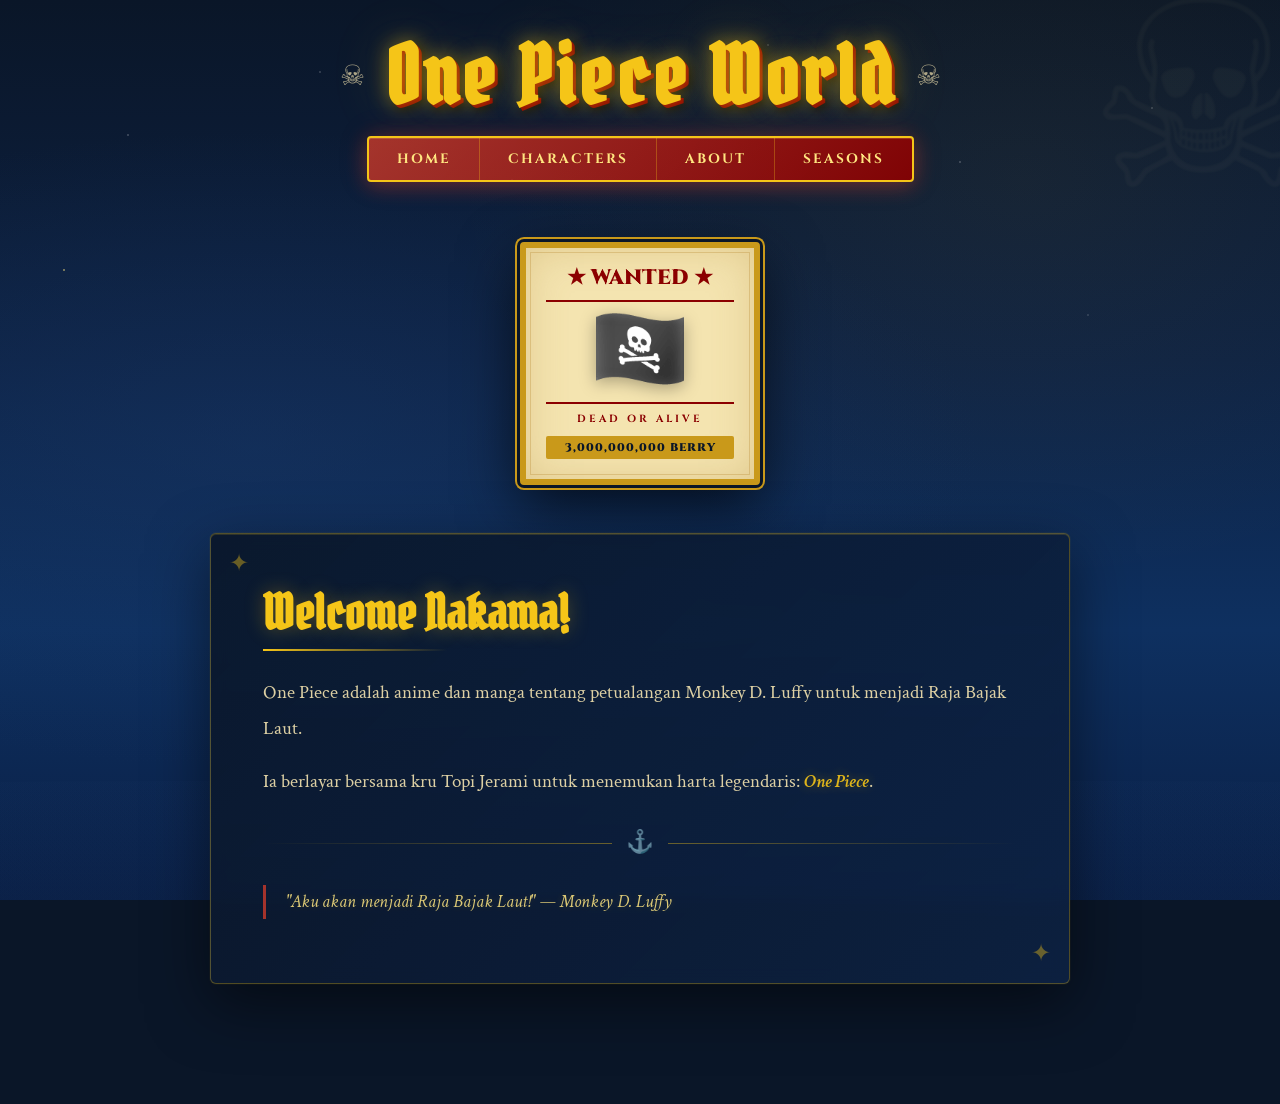
<file: index.html>
<!DOCTYPE html>
<html lang="id">
  <head>
    <meta charset="UTF-8" />
    <link rel="preconnect" href="https://fonts.googleapis.com" />
    <link rel="preconnect" href="https://fonts.gstatic.com" crossorigin />
    <link href="https://fonts.googleapis.com/css2?family=Pirata+One&family=Cinzel:wght@400;700;900&family=Crimson+Text:ital,wght@0,400;0,600;1,400&display=swap" rel="stylesheet" />
    <link rel="stylesheet" href="./assets/styles/index.css" />
    <title>One Piece - Home</title>
  </head>
  <body>
    <div class="ocean-bg">
      <div class="wave wave1"></div>
      <div class="wave wave2"></div>
    </div>

    <div class="jolly-roger-deco">☠</div>

    <header>
      <div class="header-top">
        <div class="skull-icon">☠</div>
        <h1>One Piece World</h1>
        <div class="skull-icon">☠</div>
      </div>
      <nav>
        <table cellspacing="0" cellpadding="10">
          <tr>
            <td><a href="index.html">Home</a></td>
            <td><a href="characters.html">Characters</a></td>
            <td><a href="about.html">About</a></td>
            <td><a href="seasons.html">Seasons</a></td>
          </tr>
        </table>
      </nav>
    </header>

    <main>
      <div class="wanted-poster">
        <div class="wanted-top">★ WANTED ★</div>
        <div class="luffy-silhouette">🏴‍☠️</div>
        <div class="wanted-bottom">DEAD OR ALIVE</div>
        <div class="bounty">3,000,000,000 BERRY</div>
      </div>
      <div class="content-card">
        <h2>Welcome Nakama!</h2>
        <p>
          One Piece adalah anime dan manga tentang petualangan Monkey D. Luffy
          untuk menjadi Raja Bajak Laut.
        </p>
        <p>
          Ia berlayar bersama kru Topi Jerami untuk menemukan harta legendaris:
          <span class="highlight">One Piece</span>.
        </p>
        <div class="divider">
          <span>⚓</span>
        </div>
        <p class="quote">"Aku akan menjadi Raja Bajak Laut!" — Monkey D. Luffy</p>
      </div>
    </main>
  </body>
</html>
</file>
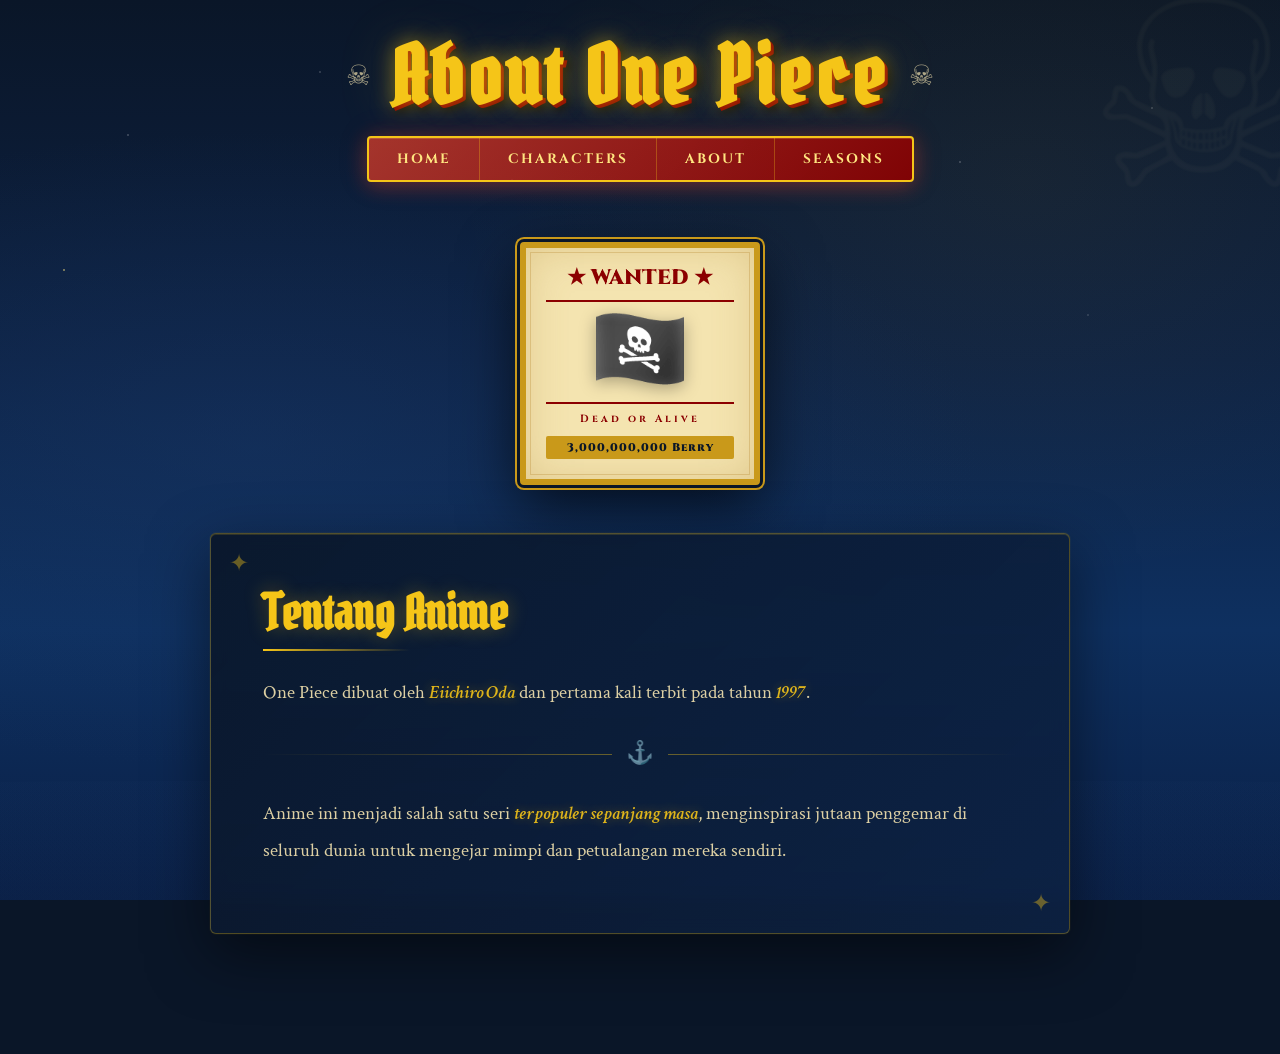
<file: about.html>
<!DOCTYPE html>
<html lang="id">
  <head>
    <meta charset="UTF-8" />
    <meta name="viewport" content="width=device-width, initial-scale=1.0" />
    <title>About - One Piece</title>
    <link rel="preconnect" href="https://fonts.googleapis.com" />
    <link rel="preconnect" href="https://fonts.gstatic.com" crossorigin />
    <link href="https://fonts.googleapis.com/css2?family=Pirata+One&family=Cinzel:wght@700;900&family=Crimson+Text:ital,wght@0,400;0,600;1,400;1,600&display=swap" rel="stylesheet" />
    <link rel="stylesheet" href="./assets/styles/about.css" />
    <title>About - One Piece</title>
  </head>
  <body>
    <div class="ocean-bg">
      <div class="wave wave1"></div>
      <div class="wave wave2"></div>
    </div>

    <div class="jolly-roger-deco">☠</div>

    <header>
      <div class="header-top">
        <span class="skull-icon">☠</span>
        <h1>About One Piece</h1>
        <span class="skull-icon">☠</span>
      </div>
      <nav>
        <table cellspacing="0" cellpadding="10">
          <tr>
            <td><a href="index.html">Home</a></td>
            <td><a href="characters.html">Characters</a></td>
            <td><a href="about.html">About</a></td>
            <td><a href="seasons.html">Seasons</a></td>
          </tr>
        </table>
      </nav>
    </header>

    <main>
      <div class="wanted-poster">
        <div class="wanted-top">★ WANTED ★</div>
        <div class="luffy-silhouette">🏴‍☠️</div>
        <div class="wanted-bottom">Dead or Alive</div>
        <div class="bounty">3,000,000,000 Berry</div>
      </div>
      <div class="content-card">
        <h2>Tentang Anime</h2>
        <p>
          One Piece dibuat oleh <span class="highlight">Eiichiro Oda</span> dan pertama kali terbit pada tahun
          <span class="highlight">1997</span>.
        </p>
        <div class="divider"><span>⚓</span></div>
        <p>
          Anime ini menjadi salah satu seri
          <span class="highlight">terpopuler sepanjang masa</span>,
          menginspirasi jutaan penggemar di seluruh dunia untuk mengejar mimpi
          dan petualangan mereka sendiri.
        </p>
      </div>
    </main>

  </body>
</html>
</file>
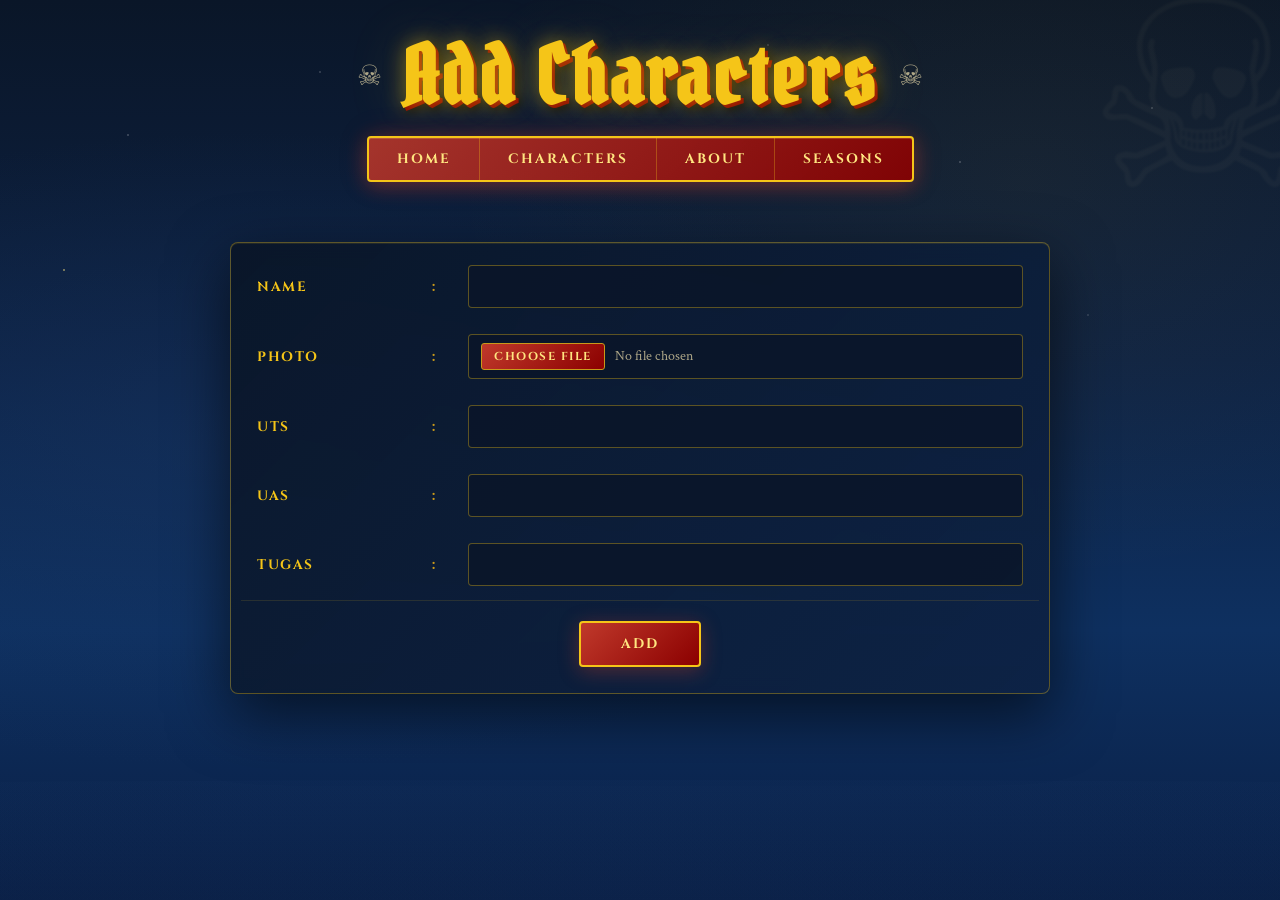
<file: add-data.html>
<!DOCTYPE html>
<html lang="en">
  <head>
    <meta charset="UTF-8" />
    <meta name="viewport" content="width=device-width, initial-scale=1.0" />
    <link rel="preconnect" href="https://fonts.googleapis.com" />
    <link rel="preconnect" href="https://fonts.gstatic.com" crossorigin />
    <link href="https://fonts.googleapis.com/css2?family=Pirata+One&family=Cinzel:wght@700;900&family=Crimson+Text:ital,wght@0,400;0,600;1,400;1,600&display=swap" rel="stylesheet" />
    <link rel="stylesheet" href="./assets/styles/add-data.css" />
    <title>Add Data - One Piece</title>
  </head>
  <body>
    <div class="ocean-bg">
      <div class="wave wave1"></div>
      <div class="wave wave2"></div>
    </div>

    <div class="jolly-roger-deco">☠</div>

    <header>
      <div class="header-top">
        <span class="skull-icon">☠</span>
        <h1>Add Characters</h1>
        <span class="skull-icon">☠</span>
      </div>
      <nav>
        <table cellspacing="0" cellpadding="0">
          <tr>
            <td><a href="index.html">Home</a></td>
            <td><a href="characters.html">Characters</a></td>
            <td><a href="about.html">About</a></td>
            <td><a href="seasons.html">Seasons</a></td>
          </tr>
        </table>
      </nav>
    </header>

    <main>
      <form action="characters.html" method="post">
        <table cellpadding="5" align="center">
          <tr>
            <td><label for="name">Name</label></td>
            <td>:</td>
            <td><input type="text" name="name" id="name" /></td>
          </tr>
          <tr>
            <td><label for="photo">Photo</label></td>
            <td>:</td>
            <td><input type="file" name="photo" id="photo" /></td>
          </tr>
          <tr>
            <td><label for="uts">UTS</label></td>
            <td>:</td>
            <td><input type="number" name="uts" id="uts" /></td>
          </tr>
          <tr>
            <td><label for="uas">UAS</label></td>
            <td>:</td>
            <td><input type="number" name="uas" id="uas" /></td>
          </tr>
          <tr>
            <td><label for="tugas">Tugas</label></td>
            <td>:</td>
            <td><input type="number" name="tugas" id="tugas" /></td>
          </tr>
          <tr>
            <td colspan="3">
              <button type="submit" name="submit">Add</button>
            </td>
          </tr>
        </table>
      </form>
    </main>
  </body>
</html>
</file>
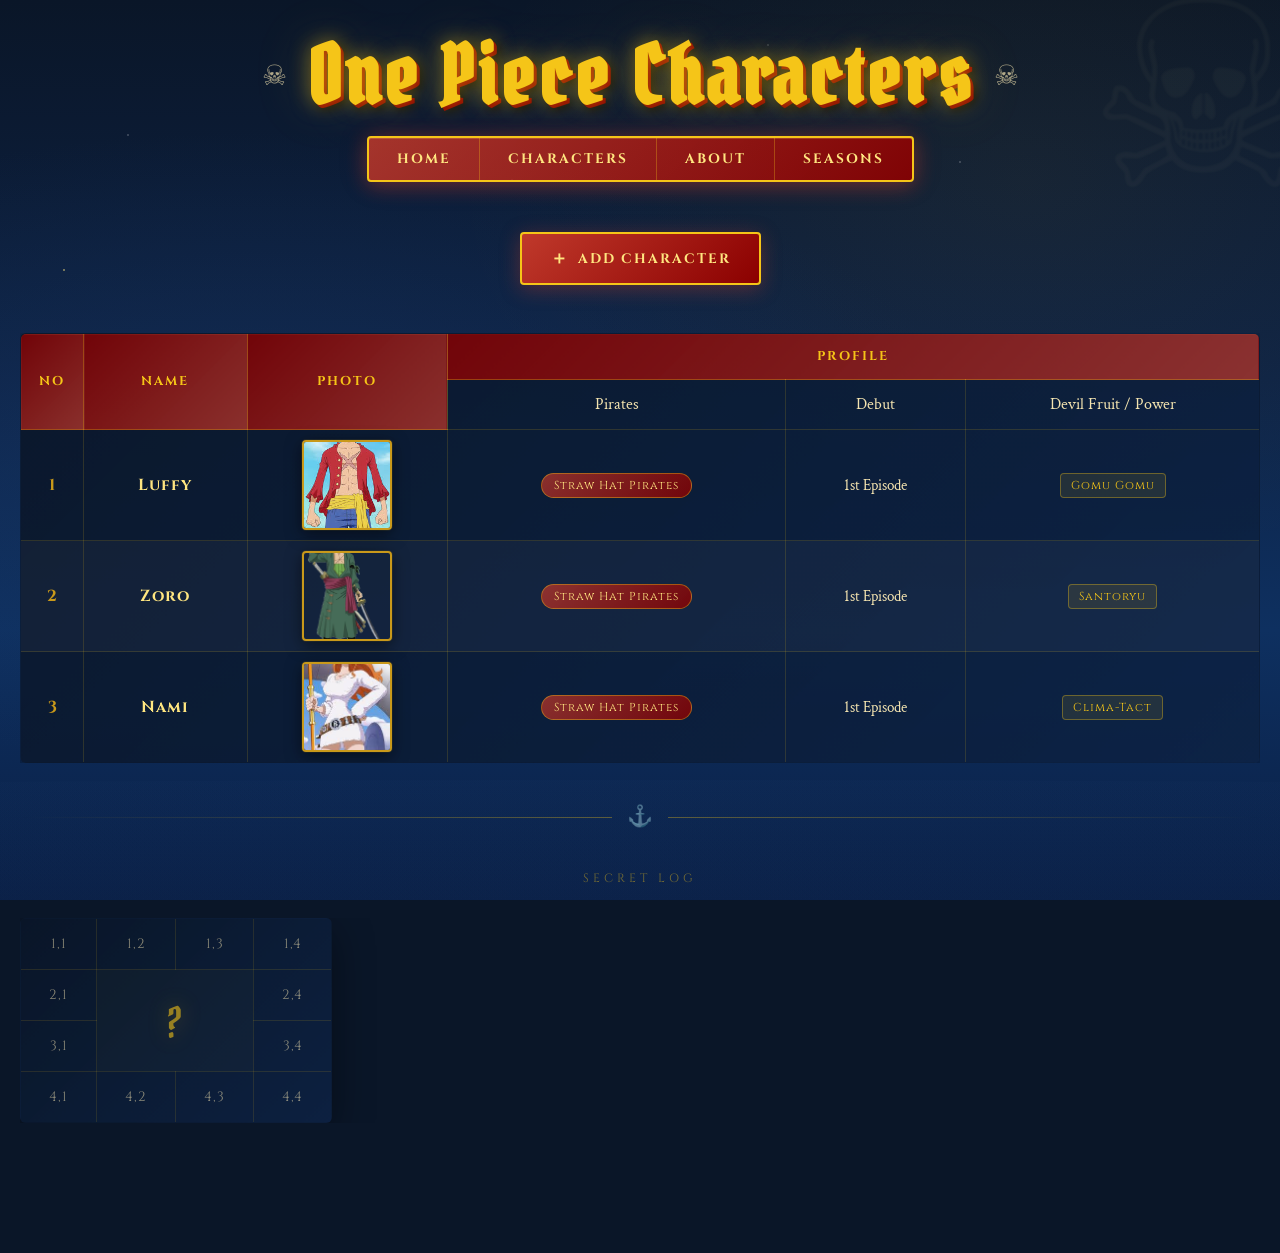
<file: characters.html>
<!DOCTYPE html>
<html lang="id">
  <head>
    <meta charset="UTF-8" />
    <link rel="preconnect" href="https://fonts.googleapis.com" />
    <link rel="preconnect" href="https://fonts.gstatic.com" crossorigin />
    <link href="https://fonts.googleapis.com/css2?family=Pirata+One&family=Cinzel:wght@400;700;900&family=Crimson+Text:ital,wght@0,400;0,600;1,400&display=swap" rel="stylesheet" />
    <link rel="stylesheet" href="./assets/styles/characters.css" />
    <title>Characters - One Piece</title>
  </head>
  <body>
    <div class="ocean-bg">
      <div class="wave wave1"></div>
      <div class="wave wave2"></div>
    </div>

    <div class="jolly-roger-deco">☠</div>

    <header>
      <div class="header-top">
        <div class="skull-icon">☠</div>
        <h1>One Piece Characters</h1>
        <div class="skull-icon">☠</div>
      </div>
      <nav>
        <table cellspacing="0" cellpadding="10" align="center">
          <tr>
            <td><a href="index.html">Home</a></td>
            <td><a href="characters.html">Characters</a></td>
            <td><a href="about.html">About</a></td>
            <td><a href="seasons.html">Seasons</a></td>
          </tr>
        </table>
      </nav> 
    </header>

    <main>
      <div class="add-btn-wrap">
        <a href="add-data.html" class="btn-add">
          <span class="btn-icon">＋</span> Add Character
        </a>
      </div>
  
      <div class="table-wrap">
        <table class="char-table">
          <thead>
            <tr>
              <th rowspan="2" class="th-no">No</th>
              <th rowspan="2" class="th-name">Name</th>
              <th rowspan="2" class="th-photo">Photo</th>
              <th colspan="3" class="th-profile-group">Profile</th>
            </tr>
            <tr>
              <td class="th-sub">Pirates</td>
              <td class="th-sub">Debut</td>
              <td class="th-sub">Devil Fruit / Power</td>
            </tr>
          </thead>
          <tbody>
            <tr>
              <td>1</td>
              <td class="td-name">Luffy</td>
              <td class="td-photo">
                <div class="photo-frame">
                  <img src="assets/images/luffy.jpeg" alt="luffy"/>
                </div>
              </td>
              <td><span class="crew-badge">Straw Hat Pirates</span></td>
              <td>1st Episode</td>
              <td><span class="power-tag">Gomu Gomu</span></td>
            </tr>
            <tr>
              <td>2</td>
              <td class="td-name">Zoro</td>
              <td class="td-photo">
                <div class="photo-frame">
                  <img src="assets/images/zoro.webp" alt="zoro"/>
                </div>
              </td>
              <td><span class="crew-badge">Straw Hat Pirates</span></td>
              <td>1st Episode</td>
              <td><span class="power-tag">Santoryu</span></td>
            </tr>
            <tr>
              <td>3</td>
              <td class="td-name">Nami</td>
              <td class="td-photo">
                <div class="photo-frame">
                  <img src="assets/images/nami.jpeg" alt="nami"/>
                </div>
              </td>
              <td><span class="crew-badge">Straw Hat Pirates</span></td>
              <td>1st Episode</td>
              <td><span class="power-tag">Clima-Tact</span></td>
            </tr>
          </tbody>
        </table>
      </div>
  
      <div class="divider"><span>⚓</span></div>
  
      <div class="section-label">Secret Log</div>
  
      <div class="table-wrap">
        <table class="mystery-table">
          <tbody>
            <tr>
              <td>1,1</td>
              <td>1,2</td>
              <td>1,3</td>
              <td>1,4</td>
            </tr>
            <tr>
              <td>2,1</td>
              <td colspan="2" rowspan="2" class="td-mystery">?</td>
              <td>2,4</td>
            </tr>
            <tr>
              <td>3,1</td>
              <td>3,4</td>
            </tr>
            <tr>
              <td>4,1</td>
              <td>4,2</td>
              <td>4,3</td>
              <td>4,4</td>
            </tr>
          </tbody>
        </table>
      </div>
    </main>
  </body>
</html>
</file>
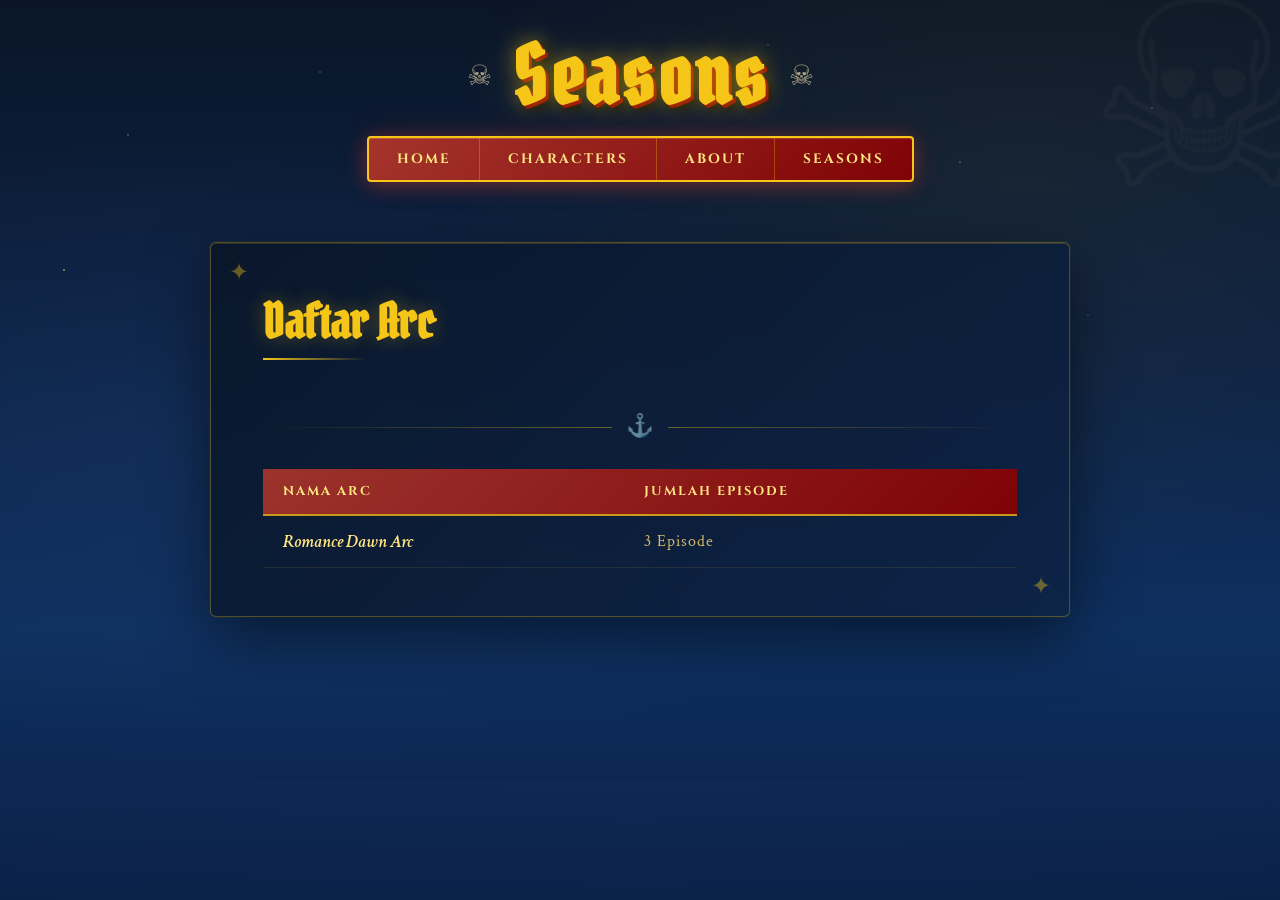
<file: seasons.html>
<!DOCTYPE html>
<html lang="id">
  <head>
    <meta charset="UTF-8" />
    <link rel="preconnect" href="https://fonts.googleapis.com" />
    <link rel="preconnect" href="https://fonts.gstatic.com" crossorigin />
    <link href="https://fonts.googleapis.com/css2?family=Pirata+One&family=Cinzel:wght@400;700;900&family=Crimson+Text:ital,wght@0,400;0,600;1,400&display=swap" rel="stylesheet" />
    <link rel="stylesheet" href="./assets/styles/seasons.css" />
    <title>Seasons - One Piece</title>
  </head>
  <body>
    <div class="ocean-bg">
      <div class="wave wave1"></div>
      <div class="wave wave2"></div>
    </div>
    
    <div class="jolly-roger-deco">☠</div>

    <header>
      <div class="header-top">
        <span class="skull-icon">☠</span>
        <h1>Seasons</h1>
        <span class="skull-icon">☠</span>
      </div>
      <nav>
        <table cellspacing="0" cellpadding="0">
          <tr>
            <td><a href="index.html">Home</a></td>
            <td><a href="characters.html">Characters</a></td>
            <td><a href="about.html">About</a></td>
            <td><a href="seasons.html">Seasons</a></td>
          </tr>
        </table>
      </nav>
    </header>

    <main>
      <div class="content-card">
        <h2>Daftar Arc</h2>
 
        <div class="divider"><span>⚓</span></div>
        <table class="seasons-table">
          <thead>
            <tr>
              <th>Nama Arc</th>
              <th>Jumlah Episode</th>
            </tr>
          </thead>
          <tbody>
            <tr>
              <td>Romance Dawn Arc</td>
              <td>3 Episode</td>
            </tr>
          </tbody>
        </table>
      </div>
    </main>
  </body>
</html>
</file>
<file: assets/styles/index.css>
:root {
  --navy:       #0a1628;
  --deep-blue:  #0d2244;
  --ocean:      #1a3a6b;
  --gold:       #f5c518;
  --gold-dark:  #c9991a;
  --gold-light: #ffe680;
  --red:        #c0392b;
  --red-dark:   #8b0000;
  --parchment:  #f4e4b0;
  --parchment-dark: #d4b86a;
  --cream:      #fdf5dc;
  --white:      #ffffff;
  --shadow:     rgba(0,0,0,0.6);
}

*, *::before, *::after {
  box-sizing: border-box;
  margin: 0;
  padding: 0;
}

html {
  scroll-behavior: smooth;
}

body {
  font-family: 'Crimson Text', Georgia, serif;
  background-color: var(--navy);
  color: var(--parchment);
  min-height: 100vh;
  overflow-x: hidden;
  position: relative;
}

.ocean-bg {
  position: fixed;
  inset: 0;
  z-index: 0;
  background: linear-gradient(
    180deg,
    #0a1628 0%,
    #0d2244 40%,
    #0e3060 70%,
    #0a1f45 100%
  );
  overflow: hidden;
}

.ocean-bg::before {
  content: '';
  position: absolute;
  inset: 0;
  background-image:
    radial-gradient(ellipse at 20% 50%, rgba(26,58,107,0.4) 0%, transparent 50%),
    radial-gradient(ellipse at 80% 20%, rgba(245,197,24,0.05) 0%, transparent 40%);
}

.ocean-bg::after {
  content: '';
  position: absolute;
  inset: 0;
  background-image:
    radial-gradient(1px 1px at 10% 15%, rgba(255,255,255,0.6) 0%, transparent 100%),
    radial-gradient(1px 1px at 25% 8%,  rgba(255,255,255,0.5) 0%, transparent 100%),
    radial-gradient(1px 1px at 40% 20%, rgba(255,255,255,0.7) 0%, transparent 100%),
    radial-gradient(1px 1px at 60% 5%,  rgba(255,255,255,0.4) 0%, transparent 100%),
    radial-gradient(1px 1px at 75% 18%, rgba(255,255,255,0.6) 0%, transparent 100%),
    radial-gradient(1px 1px at 90% 12%, rgba(255,255,255,0.5) 0%, transparent 100%),
    radial-gradient(1.5px 1.5px at 5% 30%, rgba(255,230,128,0.8) 0%, transparent 100%),
    radial-gradient(1px 1px at 85% 35%, rgba(255,255,255,0.4) 0%, transparent 100%);
}

.wave {
  position: absolute;
  bottom: 0;
  left: -100%;
  width: 300%;
  height: 120px;
  border-radius: 50% 50% 0 0 / 30px 30px 0 0;
  opacity: 0.08;
  animation: waveFlow 12s linear infinite;
}

.wave1 {
  background: linear-gradient(90deg, transparent, var(--ocean), transparent);
  animation-duration: 14s;
}

.wave2 {
  background: linear-gradient(90deg, transparent, rgba(26,58,107,0.8), transparent);
  animation-delay: -7s;
  animation-duration: 10s;
  opacity: 0.05;
}

@keyframes waveFlow {
  0%   { transform: translateX(0) scaleY(1); }
  50%  { transform: translateX(16%) scaleY(1.1); }
  100% { transform: translateX(33%) scaleY(1); }
}

.jolly-roger-deco {
  position: fixed;
  top: -60px;
  right: -40px;
  font-size: 260px;
  opacity: 0.03;
  z-index: 0;
  pointer-events: none;
  animation: float 8s ease-in-out infinite;
  filter: blur(1px);
}

@keyframes float {
  0%, 100% { transform: translateY(0) rotate(-5deg); }
  50%       { transform: translateY(20px) rotate(5deg); }
}

header {
  position: relative;
  z-index: 10;
  padding: 32px 20px 0;
  text-align: center;
}

.header-top {
  display: flex;
  align-items: center;
  justify-content: center;
  gap: 20px;
  margin-bottom: 16px;
}

.skull-icon {
  font-size: 28px;
  opacity: 0.7;
  animation: skullPulse 3s ease-in-out infinite;
}

.skull-icon:last-child {
  animation-delay: -1.5s;
}

@keyframes skullPulse {
  0%, 100% { opacity: 0.5; transform: scale(1); }
  50%       { opacity: 0.9; transform: scale(1.1); }
}

header h1 {
  font-family: 'Pirata One', cursive;
  font-size: clamp(2.4rem, 7vw, 5rem);
  color: var(--gold);
  text-shadow:
    0 0 20px rgba(245,197,24,0.5),
    0 0 60px rgba(245,197,24,0.2),
    3px 3px 0 var(--red-dark),
    5px 5px 8px rgba(0,0,0,0.8);
  letter-spacing: 4px;
  line-height: 1.1;
  animation: titleGlow 4s ease-in-out infinite;
}

@keyframes titleGlow {
  0%, 100% { text-shadow: 0 0 20px rgba(245,197,24,0.5), 0 0 60px rgba(245,197,24,0.2), 3px 3px 0 var(--red-dark), 5px 5px 8px rgba(0,0,0,0.8); }
  50%       { text-shadow: 0 0 30px rgba(245,197,24,0.8), 0 0 80px rgba(245,197,24,0.4), 3px 3px 0 var(--red-dark), 5px 5px 8px rgba(0,0,0,0.8); }
}

nav {
  margin-top: 16px;
  display: flex;
  justify-content: center;
}

nav table {
  background: linear-gradient(135deg, rgba(192,57,43,0.85), rgba(139,0,0,0.9));
  border: 2px solid var(--gold);
  border-radius: 4px;
  box-shadow:
    0 4px 20px rgba(192,57,43,0.4),
    inset 0 1px 0 rgba(255,230,128,0.2),
    0 0 30px rgba(192,57,43,0.2);
  overflow: hidden;
}

nav table td {
  padding: 0;
  border-right: 1px solid rgba(245,197,24,0.3);
}

nav table td:last-child {
  border-right: none;
}

nav table td a {
  display: block;
  padding: 12px 28px;
  font-family: 'Cinzel', serif;
  font-size: 0.85rem;
  font-weight: 700;
  letter-spacing: 2px;
  color: var(--gold-light);
  text-decoration: none;
  text-transform: uppercase;
  transition: background 0.25s, color 0.25s, letter-spacing 0.25s;
  position: relative;
}

nav table td a::after {
  content: '';
  position: absolute;
  bottom: 0;
  left: 50%;
  transform: translateX(-50%) scaleX(0);
  width: 80%;
  height: 2px;
  background: var(--gold);
  transition: transform 0.3s;
}

nav table td a:hover {
  background: rgba(245,197,24,0.15);
  color: var(--gold);
  letter-spacing: 3px;
}

nav table td a:hover::after {
  transform: translateX(-50%) scaleX(1);
}

main {
  position: relative;
  z-index: 10;
  max-width: 900px;
  margin: 60px auto;
  padding: 0 20px 60px;
  display: flex;
  flex-direction: column;
  align-items: center;
  gap: 48px;
}

.wanted-poster {
  width: 240px;
  background: var(--parchment);
  border: 6px solid var(--gold-dark);
  border-radius: 4px;
  padding: 16px 20px 20px;
  text-align: center;
  box-shadow:
    0 0 0 3px var(--navy),
    0 0 0 5px var(--gold-dark),
    0 20px 60px rgba(0,0,0,0.7),
    inset 0 0 40px rgba(180,140,60,0.3);
  transform: rotate(-2deg);
  position: relative;
  animation: posterFloat 6s ease-in-out infinite;
}

.wanted-poster::before {
  content: '';
  position: absolute;
  inset: 4px;
  border: 1px solid rgba(180,130,40,0.3);
  pointer-events: none;
}

@keyframes posterFloat {
  0%, 100% { transform: rotate(-2deg) translateY(0); }
  50%       { transform: rotate(-1deg) translateY(-8px); }
}

.wanted-top {
  font-family: 'Cinzel', serif;
  font-size: 1.3rem;
  font-weight: 900;
  color: var(--red-dark);
  text-transform: uppercase;
  margin-bottom: 10px;
  border-bottom: 2px solid var(--red-dark);
  padding-bottom: 8px;
}

.luffy-silhouette {
  font-size: 80px;
  line-height: 1;
  margin: 10px 0;
  filter: drop-shadow(0 4px 8px rgba(0,0,0,0.3));
}

.wanted-bottom {
  font-family: 'Cinzel', serif;
  font-size: 0.65rem;
  font-weight: 700;
  color: var(--red-dark);
  letter-spacing: 3px;
  margin-top: 8px;
  border-top: 2px solid var(--red-dark);
  padding-top: 8px;
}

.bounty {
  font-family: 'Cinzel', serif;
  font-size: 0.7rem;
  font-weight: 900;
  color: var(--navy);
  letter-spacing: 1px;
  margin-top: 10px;
  background: var(--gold-dark);
  padding: 4px 8px;
  border-radius: 2px;
}

.content-card {
  background: linear-gradient(
    135deg,
    rgba(10,22,40,0.9),
    rgba(13,34,68,0.85)
  );
  border: 1px solid rgba(245,197,24,0.3);
  border-radius: 6px;
  padding: 48px 52px;
  width: 100%;
  position: relative;
  box-shadow:
    0 20px 60px rgba(0,0,0,0.5),
    inset 0 1px 0 rgba(245,197,24,0.15),
    0 0 0 1px rgba(245,197,24,0.05);
  backdrop-filter: blur(8px);
}

.content-card::before,
.content-card::after {
  content: '✦';
  position: absolute;
  font-size: 24px;
  color: var(--gold);
  opacity: 0.4;
}

.content-card::before { top: 14px; left: 18px; }
.content-card::after  { bottom: 14px; right: 18px; }

.content-card h2 {
  font-family: 'Pirata One', cursive;
  font-size: clamp(2rem, 5vw, 3rem);
  color: var(--gold);
  text-shadow: 0 0 20px rgba(245,197,24,0.3);
  margin-bottom: 24px;
  position: relative;
  display: inline-block;
}

.content-card h2::after {
  content: '';
  display: block;
  width: 60%;
  height: 2px;
  background: linear-gradient(90deg, var(--gold), transparent);
  margin-top: 6px;
}

.content-card p {
  font-size: 1.2rem;
  line-height: 1.9;
  color: var(--parchment);
  margin-bottom: 16px;
  opacity: 0.9;
}

.highlight {
  color: var(--gold);
  font-style: italic;
  font-weight: 600;
  text-shadow: 0 0 12px rgba(245,197,24,0.4);
}

.divider {
  text-align: center;
  margin: 28px 0;
  position: relative;
}

.divider::before,
.divider::after {
  content: '';
  position: absolute;
  top: 50%;
  width: calc(50% - 28px);
  height: 1px;
  background: linear-gradient(90deg, transparent, rgba(245,197,24,0.4));
}

.divider::before { left: 0; }
.divider::after  { right: 0; background: linear-gradient(270deg, transparent, rgba(245,197,24,0.4)); }

.divider span {
  font-size: 1.4rem;
  position: relative;
  z-index: 1;
  color: var(--gold);
  opacity: 0.7;
}

.quote {
  font-style: italic !important;
  font-size: 1.1rem !important;
  color: var(--gold-light) !important;
  opacity: 0.85 !important;
  border-left: 3px solid var(--red);
  padding-left: 20px;
  margin-top: 8px !important;
  text-shadow: 0 0 8px rgba(245,197,24,0.2);
}

@keyframes fadeInUp {
  from { opacity: 0; transform: translateY(30px); }
  to   { opacity: 1; transform: translateY(0); }
}

header  { animation: fadeInUp 0.8s ease both; }
.wanted-poster { animation: posterFloat 6s ease-in-out infinite, fadeInUp 0.9s 0.2s ease both; }
.content-card  { animation: fadeInUp 1s 0.4s ease both; }
footer  { animation: fadeInUp 0.8s 0.6s ease both; }

@media (max-width: 600px) {
  nav table td a {
    padding: 10px 14px;
    font-size: 0.75rem;
    letter-spacing: 1px;
  }

  .content-card {
    padding: 32px 24px;
  }

  .wanted-poster {
    width: 200px;
  }

  .luffy-silhouette {
    font-size: 60px;
  }
}
</file>
<file: assets/styles/about.css>
:root {
  --navy:       #0a1628;
  --deep-blue:  #0d2244;
  --ocean:      #1a3a6b;
  --gold:       #f5c518;
  --gold-dark:  #c9991a;
  --gold-light: #ffe680;
  --red:        #c0392b;
  --red-dark:   #8b0000;
  --parchment:  #f4e4b0;
  --parchment-dark: #d4b86a;
  --cream:      #fdf5dc;
  --white:      #ffffff;
  --shadow:     rgba(0,0,0,0.6);
}

*, *::before, *::after {
  box-sizing: border-box;
  margin: 0;
  padding: 0;
}

html { scroll-behavior: smooth; }

body {
  font-family: 'Crimson Text', Georgia, serif;
  background-color: var(--navy);
  color: var(--parchment);
  min-height: 100vh;
  overflow-x: hidden;
  position: relative;
}

.ocean-bg {
  position: fixed;
  inset: 0;
  z-index: 0;
  background: linear-gradient(180deg, #0a1628 0%, #0d2244 40%, #0e3060 70%, #0a1f45 100%);
  overflow: hidden;
}

.ocean-bg::before {
  content: '';
  position: absolute;
  inset: 0;
  background-image:
    radial-gradient(ellipse at 20% 50%, rgba(26,58,107,0.4) 0%, transparent 50%),
    radial-gradient(ellipse at 80% 20%, rgba(245,197,24,0.05) 0%, transparent 40%);
}

.ocean-bg::after {
  content: '';
  position: absolute;
  inset: 0;
  background-image:
    radial-gradient(1px 1px at 10% 15%, rgba(255,255,255,0.6) 0%, transparent 100%),
    radial-gradient(1px 1px at 25% 8%,  rgba(255,255,255,0.5) 0%, transparent 100%),
    radial-gradient(1px 1px at 40% 20%, rgba(255,255,255,0.7) 0%, transparent 100%),
    radial-gradient(1px 1px at 60% 5%,  rgba(255,255,255,0.4) 0%, transparent 100%),
    radial-gradient(1px 1px at 75% 18%, rgba(255,255,255,0.6) 0%, transparent 100%),
    radial-gradient(1px 1px at 90% 12%, rgba(255,255,255,0.5) 0%, transparent 100%),
    radial-gradient(1.5px 1.5px at 5% 30%, rgba(255,230,128,0.8) 0%, transparent 100%),
    radial-gradient(1px 1px at 85% 35%, rgba(255,255,255,0.4) 0%, transparent 100%);
}

.wave {
  position: absolute;
  bottom: 0;
  left: -100%;
  width: 300%;
  height: 120px;
  border-radius: 50% 50% 0 0 / 30px 30px 0 0;
  opacity: 0.08;
  animation: waveFlow 12s linear infinite;
}

.wave1 {
  background: linear-gradient(90deg, transparent, var(--ocean), transparent);
  animation-duration: 14s;
}

.wave2 {
  background: linear-gradient(90deg, transparent, rgba(26,58,107,0.8), transparent);
  animation-delay: -7s;
  animation-duration: 10s;
  opacity: 0.05;
}

@keyframes waveFlow {
  0%   { transform: translateX(0) scaleY(1); }
  50%  { transform: translateX(16%) scaleY(1.1); }
  100% { transform: translateX(33%) scaleY(1); }
}

.jolly-roger-deco {
  position: fixed;
  top: -60px;
  right: -40px;
  font-size: 260px;
  opacity: 0.03;
  z-index: 0;
  pointer-events: none;
  animation: float 8s ease-in-out infinite;
  filter: blur(1px);
}

@keyframes float {
  0%, 100% { transform: translateY(0) rotate(-5deg); }
  50%       { transform: translateY(20px) rotate(5deg); }
}

header {
  position: relative;
  z-index: 10;
  padding: 32px 20px 0;
  text-align: center;
  animation: fadeInUp 0.8s ease both;
}

.header-top {
  display: flex;
  align-items: center;
  justify-content: center;
  gap: 20px;
  margin-bottom: 16px;
}

.skull-icon {
  font-size: 28px;
  opacity: 0.7;
  animation: skullPulse 3s ease-in-out infinite;
}

.skull-icon:last-child { animation-delay: -1.5s; }

@keyframes skullPulse {
  0%, 100% { opacity: 0.5; transform: scale(1); }
  50%       { opacity: 0.9; transform: scale(1.1); }
}

header h1 {
  font-family: 'Pirata One', cursive;
  font-size: clamp(2.4rem, 7vw, 5rem);
  color: var(--gold);
  text-shadow:
    0 0 20px rgba(245,197,24,0.5),
    0 0 60px rgba(245,197,24,0.2),
    3px 3px 0 var(--red-dark),
    5px 5px 8px rgba(0,0,0,0.8);
  letter-spacing: 4px;
  line-height: 1.1;
  animation: titleGlow 4s ease-in-out infinite;
}

@keyframes titleGlow {
  0%, 100% {
    text-shadow:
      0 0 20px rgba(245,197,24,0.5),
      0 0 60px rgba(245,197,24,0.2),
      3px 3px 0 var(--red-dark),
      5px 5px 8px rgba(0,0,0,0.8);
  }
  50% {
    text-shadow:
      0 0 30px rgba(245,197,24,0.8),
      0 0 80px rgba(245,197,24,0.4),
      3px 3px 0 var(--red-dark),
      5px 5px 8px rgba(0,0,0,0.8);
  }
}

nav {
  margin-top: 16px;
  display: flex;
  justify-content: center;
}

nav table {
  background: linear-gradient(135deg, rgba(192,57,43,0.85), rgba(139,0,0,0.9));
  border: 2px solid var(--gold);
  border-radius: 4px;
  box-shadow:
    0 4px 20px rgba(192,57,43,0.4),
    inset 0 1px 0 rgba(255,230,128,0.2),
    0 0 30px rgba(192,57,43,0.2);
  overflow: hidden;
}

nav table td {
  padding: 0;
  border-right: 1px solid rgba(245,197,24,0.3);
}

nav table td:last-child { border-right: none; }

nav table td a {
  display: block;
  padding: 12px 28px;
  font-family: 'Cinzel', serif;
  font-size: 0.85rem;
  font-weight: 700;
  letter-spacing: 2px;
  color: var(--gold-light);
  text-decoration: none;
  text-transform: uppercase;
  transition: background 0.25s, color 0.25s, letter-spacing 0.25s;
  position: relative;
}

nav table td a::after {
  content: '';
  position: absolute;
  bottom: 0;
  left: 50%;
  transform: translateX(-50%) scaleX(0);
  width: 80%;
  height: 2px;
  background: var(--gold);
  transition: transform 0.3s;
}

nav table td a:hover {
  background: rgba(245,197,24,0.15);
  color: var(--gold);
  letter-spacing: 3px;
}

nav table td a:hover::after {
  transform: translateX(-50%) scaleX(1);
}

main {
  position: relative;
  z-index: 10;
  max-width: 900px;
  margin: 60px auto;
  padding: 0 20px 60px;
  display: flex;
  flex-direction: column;
  align-items: center;
  gap: 48px;
}

.wanted-poster {
  width: 240px;
  background: var(--parchment);
  border: 6px solid var(--gold-dark);
  border-radius: 4px;
  padding: 16px 20px 20px;
  text-align: center;
  box-shadow:
    0 0 0 3px var(--navy),
    0 0 0 5px var(--gold-dark),
    0 20px 60px rgba(0,0,0,0.7),
    inset 0 0 40px rgba(180,140,60,0.3);
  transform: rotate(-2deg);
  position: relative;
  animation: posterFloat 6s ease-in-out infinite, fadeInUp 0.9s 0.2s ease both;
}

.wanted-poster::before {
  content: '';
  position: absolute;
  inset: 4px;
  border: 1px solid rgba(180,130,40,0.3);
  pointer-events: none;
}

@keyframes posterFloat {
  0%, 100% { transform: rotate(-2deg) translateY(0); }
  50%       { transform: rotate(-1deg) translateY(-8px); }
}

.wanted-top {
  font-family: 'Cinzel', serif;
  font-size: 1.3rem;
  font-weight: 900;
  color: var(--red-dark);
  text-transform: uppercase;
  margin-bottom: 10px;
  border-bottom: 2px solid var(--red-dark);
  padding-bottom: 8px;
}

.luffy-silhouette {
  font-size: 80px;
  line-height: 1;
  margin: 10px 0;
  filter: drop-shadow(0 4px 8px rgba(0,0,0,0.3));
}

.wanted-bottom {
  font-family: 'Cinzel', serif;
  font-size: 0.65rem;
  font-weight: 700;
  color: var(--red-dark);
  letter-spacing: 3px;
  margin-top: 8px;
  border-top: 2px solid var(--red-dark);
  padding-top: 8px;
}

.bounty {
  font-family: 'Cinzel', serif;
  font-size: 0.7rem;
  font-weight: 900;
  color: var(--navy);
  letter-spacing: 1px;
  margin-top: 10px;
  background: var(--gold-dark);
  padding: 4px 8px;
  border-radius: 2px;
}

/* ── Content Card ── */
.content-card {
  background: linear-gradient(135deg, rgba(10,22,40,0.9), rgba(13,34,68,0.85));
  border: 1px solid rgba(245,197,24,0.3);
  border-radius: 6px;
  padding: 48px 52px;
  width: 100%;
  position: relative;
  box-shadow:
    0 20px 60px rgba(0,0,0,0.5),
    inset 0 1px 0 rgba(245,197,24,0.15),
    0 0 0 1px rgba(245,197,24,0.05);
  backdrop-filter: blur(8px);
  animation: fadeInUp 1s 0.4s ease both;
}

.content-card::before,
.content-card::after {
  content: '✦';
  position: absolute;
  font-size: 24px;
  color: var(--gold);
  opacity: 0.4;
}

.content-card::before { top: 14px; left: 18px; }
.content-card::after  { bottom: 14px; right: 18px; }

.content-card h2 {
  font-family: 'Pirata One', cursive;
  font-size: clamp(2rem, 5vw, 3rem);
  color: var(--gold);
  text-shadow: 0 0 20px rgba(245,197,24,0.3);
  margin-bottom: 24px;
  position: relative;
  display: inline-block;
}

.content-card h2::after {
  content: '';
  display: block;
  width: 60%;
  height: 2px;
  background: linear-gradient(90deg, var(--gold), transparent);
  margin-top: 6px;
}

.content-card p {
  font-size: 1.2rem;
  line-height: 1.9;
  color: var(--parchment);
  margin-bottom: 16px;
  opacity: 0.9;
}

.highlight {
  color: var(--gold);
  font-style: italic;
  font-weight: 600;
  text-shadow: 0 0 12px rgba(245,197,24,0.4);
}

.divider {
  text-align: center;
  margin: 28px 0;
  position: relative;
}

.divider::before,
.divider::after {
  content: '';
  position: absolute;
  top: 50%;
  width: calc(50% - 28px);
  height: 1px;
  background: linear-gradient(90deg, transparent, rgba(245,197,24,0.4));
}

.divider::before { left: 0; }
.divider::after  { right: 0; background: linear-gradient(270deg, transparent, rgba(245,197,24,0.4)); }

.divider span {
  font-size: 1.4rem;
  position: relative;
  z-index: 1;
  color: var(--gold);
  opacity: 0.7;
}

.quote {
  font-style: italic !important;
  font-size: 1.1rem !important;
  color: var(--gold-light) !important;
  opacity: 0.85 !important;
  border-left: 3px solid var(--red);
  padding-left: 20px;
  margin-top: 8px !important;
  text-shadow: 0 0 8px rgba(245,197,24,0.2);
}

@keyframes fadeInUp {
  from { opacity: 0; transform: translateY(30px); }
  to   { opacity: 1; transform: translateY(0); }
}

@media (max-width: 600px) {
  nav table td a {
    padding: 10px 14px;
    font-size: 0.75rem;
    letter-spacing: 1px;
  }

  .content-card { padding: 32px 24px; }
  .wanted-poster { width: 200px; }
  .luffy-silhouette { font-size: 60px; }
}
</file>
<file: assets/styles/add-data.css>
:root {
  --navy:           #0a1628;
  --deep-blue:      #0d2244;
  --ocean:          #1a3a6b;
  --gold:           #f5c518;
  --gold-dark:      #c9991a;
  --gold-light:     #ffe680;
  --red:            #c0392b;
  --red-dark:       #8b0000;
  --parchment:      #f4e4b0;
  --parchment-dark: #d4b86a;
  --cream:          #fdf5dc;
  --white:          #ffffff;
  --shadow:         rgba(0,0,0,0.6);
}

*, *::before, *::after {
  box-sizing: border-box;
  margin: 0;
  padding: 0;
}

html { scroll-behavior: smooth; }

body {
  font-family: 'Crimson Text', Georgia, serif;
  background-color: var(--navy);
  color: var(--parchment);
  min-height: 100vh;
  overflow-x: hidden;
  position: relative;
  background-image:
    radial-gradient(ellipse at 20% 50%, rgba(26,58,107,0.4) 0%, transparent 50%),
    radial-gradient(ellipse at 80% 20%, rgba(245,197,24,0.05) 0%, transparent 40%);
  background-color: #0d2244;
}

.ocean-bg {
  position: fixed;
  inset: 0;
  z-index: 0;
  background: linear-gradient(180deg, #0a1628 0%, #0d2244 40%, #0e3060 70%, #0a1f45 100%);
  overflow: hidden;
}

.ocean-bg::before {
  content: '';
  position: absolute;
  inset: 0;
  background-image:
    radial-gradient(ellipse at 20% 50%, rgba(26,58,107,0.4) 0%, transparent 50%),
    radial-gradient(ellipse at 80% 20%, rgba(245,197,24,0.05) 0%, transparent 40%);
}

.ocean-bg::after {
  content: '';
  position: absolute;
  inset: 0;
  background-image:
    radial-gradient(1px 1px at 10% 15%, rgba(255,255,255,0.6) 0%, transparent 100%),
    radial-gradient(1px 1px at 25% 8%,  rgba(255,255,255,0.5) 0%, transparent 100%),
    radial-gradient(1px 1px at 40% 20%, rgba(255,255,255,0.7) 0%, transparent 100%),
    radial-gradient(1px 1px at 60% 5%,  rgba(255,255,255,0.4) 0%, transparent 100%),
    radial-gradient(1px 1px at 75% 18%, rgba(255,255,255,0.6) 0%, transparent 100%),
    radial-gradient(1px 1px at 90% 12%, rgba(255,255,255,0.5) 0%, transparent 100%),
    radial-gradient(1.5px 1.5px at 5% 30%, rgba(255,230,128,0.8) 0%, transparent 100%),
    radial-gradient(1px 1px at 85% 35%, rgba(255,255,255,0.4) 0%, transparent 100%);
}

.wave {
  position: absolute;
  bottom: 0;
  left: -100%;
  width: 300%;
  height: 120px;
  border-radius: 50% 50% 0 0 / 30px 30px 0 0;
  opacity: 0.08;
  animation: waveFlow 12s linear infinite;
}

.wave1 {
  background: linear-gradient(90deg, transparent, var(--ocean), transparent);
  animation-duration: 14s;
}

.wave2 {
  background: linear-gradient(90deg, transparent, rgba(26,58,107,0.8), transparent);
  animation-delay: -7s;
  animation-duration: 10s;
  opacity: 0.05;
}

@keyframes waveFlow {
  0%   { transform: translateX(0) scaleY(1); }
  50%  { transform: translateX(16%) scaleY(1.1); }
  100% { transform: translateX(33%) scaleY(1); }
}

.jolly-roger-deco {
  position: fixed;
  top: -60px;
  right: -40px;
  font-size: 260px;
  opacity: 0.03;
  z-index: 0;
  pointer-events: none;
  animation: float 8s ease-in-out infinite;
  filter: blur(1px);
}

@keyframes float {
  0%, 100% { transform: translateY(0) rotate(-5deg); }
  50%       { transform: translateY(20px) rotate(5deg); }
}

header {
  position: relative;
  z-index: 10;
  padding: 32px 20px 0;
  text-align: center;
  animation: fadeInUp 0.8s ease both;
}

.header-top {
  display: flex;
  align-items: center;
  justify-content: center;
  gap: 20px;
  margin-bottom: 16px;
}

.skull-icon {
  font-size: 28px;
  opacity: 0.7;
  animation: skullPulse 3s ease-in-out infinite;
}

.skull-icon:last-child { animation-delay: -1.5s; }

@keyframes skullPulse {
  0%, 100% { opacity: 0.5; transform: scale(1); }
  50%       { opacity: 0.9; transform: scale(1.1); }
}

header h1 {
  font-family: 'Pirata One', cursive;
  font-size: clamp(2.4rem, 7vw, 5rem);
  color: var(--gold);
  text-shadow:
    0 0 20px rgba(245,197,24,0.5),
    0 0 60px rgba(245,197,24,0.2),
    3px 3px 0 var(--red-dark),
    5px 5px 8px rgba(0,0,0,0.8);
  letter-spacing: 4px;
  line-height: 1.1;
  animation: titleGlow 4s ease-in-out infinite;
}

@keyframes titleGlow {
  0%, 100% {
    text-shadow:
      0 0 20px rgba(245,197,24,0.5),
      0 0 60px rgba(245,197,24,0.2),
      3px 3px 0 var(--red-dark),
      5px 5px 8px rgba(0,0,0,0.8);
  }
  50% {
    text-shadow:
      0 0 30px rgba(245,197,24,0.8),
      0 0 80px rgba(245,197,24,0.4),
      3px 3px 0 var(--red-dark),
      5px 5px 8px rgba(0,0,0,0.8);
  }
}

nav {
  margin-top: 16px;
  display: flex;
  justify-content: center;
}

nav table {
  background: linear-gradient(135deg, rgba(192,57,43,0.85), rgba(139,0,0,0.9));
  border: 2px solid var(--gold);
  border-radius: 4px;
  box-shadow:
    0 4px 20px rgba(192,57,43,0.4),
    inset 0 1px 0 rgba(255,230,128,0.2),
    0 0 30px rgba(192,57,43,0.2);
  overflow: hidden;
}

nav table td {
  padding: 0;
  border-right: 1px solid rgba(245,197,24,0.3);
}

nav table td:last-child { border-right: none; }

nav table td a {
  display: block;
  padding: 12px 28px;
  font-family: 'Cinzel', serif;
  font-size: 0.85rem;
  font-weight: 700;
  letter-spacing: 2px;
  color: var(--gold-light);
  text-decoration: none;
  text-transform: uppercase;
  transition: background 0.25s, color 0.25s, letter-spacing 0.25s;
  position: relative;
}

nav table td a::after {
  content: '';
  position: absolute;
  bottom: 0;
  left: 50%;
  transform: translateX(-50%) scaleX(0);
  width: 80%;
  height: 2px;
  background: var(--gold);
  transition: transform 0.3s;
}

nav table td a:hover {
  background: rgba(245,197,24,0.15);
  color: var(--gold);
  letter-spacing: 3px;
}

nav table td a:hover::after {
  transform: translateX(-50%) scaleX(1);
}

main {
  position: relative;
  z-index: 10;
  max-width: 900px;
  margin: 60px auto;
  padding: 0 20px 60px;
  display: flex;
  flex-direction: column;
  align-items: center;
  gap: 48px;
  width: 100%;
}

form {
  display: flex;
  justify-content: center;
  padding: 0 20px 80px;
  animation: fadeInUp 0.9s 0.2s ease both;
  width: 100%;
}

form table {
  background: linear-gradient(135deg, rgba(10,22,40,0.95), rgba(13,34,68,0.9));
  border: 1px solid rgba(245,197,24,0.35);
  border-radius: 8px;
  overflow: hidden;
  box-shadow:
    0 20px 60px rgba(0,0,0,0.6),
    inset 0 1px 0 rgba(245,197,24,0.1);
  backdrop-filter: blur(8px);
  min-width: 420px;
  width: 100%;
  padding: 8px;
}

form table tr td {
  padding: 12px 16px;
  border: none;
  vertical-align: middle;
}

form table tr td:first-child label {
  font-family: 'Cinzel', serif;
  font-size: 0.85rem;
  font-weight: 700;
  letter-spacing: 1.5px;
  color: var(--gold);
  text-transform: uppercase;
  white-space: nowrap;
}

form table tr td:nth-child(2) {
  color: var(--gold-dark);
  font-weight: 700;
  font-size: 1rem;
  padding: 12px 4px;
}

form table input[type="text"],
form table input[type="number"],
form table input[type="email"],
form table input[type="file"] {
  width: 100%;
  min-width: 240px;
  padding: 10px 14px;
  background: rgba(10,22,40,0.8);
  border: 1px solid rgba(245,197,24,0.35);
  border-radius: 4px;
  color: var(--parchment);
  font-family: 'Crimson Text', Georgia, serif;
  font-size: 1rem;
  transition: border-color 0.25s, box-shadow 0.25s, background 0.25s;
  outline: none;
  -moz-appearance: textfield;
}

form table input[type="text"]:focus,
form table input[type="email"]:focus,
form table input[type="number"]:focus {
  border-color: var(--gold);
  box-shadow: 0 0 0 3px rgba(245,197,24,0.12), 0 0 16px rgba(245,197,24,0.08);
  background: rgba(13,34,68,0.9);
}

form table input[type="text"]::placeholder,
form table input[type="email"]::placeholder,
form table input[type="number"]::placeholder {
  color: rgba(244,228,176,0.3);
}

form table input[type="number"]::-webkit-inner-spin-button,
form table input[type="number"]::-webkit-outer-spin-button {
  -webkit-appearance: none;
}

form table input[type="file"] {
  padding: 8px 12px;
  cursor: pointer;
  color: rgba(244,228,176,0.7);
  font-size: 0.9rem;
}

form table input[type="file"]::-webkit-file-upload-button {
  background: linear-gradient(135deg, var(--red), var(--red-dark));
  border: 1px solid var(--gold-dark);
  border-radius: 3px;
  color: var(--gold-light);
  font-family: 'Cinzel', serif;
  font-size: 0.72rem;
  font-weight: 700;
  letter-spacing: 1.5px;
  text-transform: uppercase;
  padding: 5px 12px;
  margin-right: 10px;
  cursor: pointer;
  transition: background 0.2s;
}

form table input[type="file"]::-webkit-file-upload-button:hover {
  background: linear-gradient(135deg, #d44, var(--red));
}

form table tr:last-child td {
  text-align: center;
  padding-top: 20px;
  padding-bottom: 16px;
  border-top: 1px solid rgba(245,197,24,0.12);
}

form table button[type="submit"] {
  display: inline-flex;
  align-items: center;
  justify-content: center;
  gap: 8px;
  padding: 12px 40px;
  background: linear-gradient(135deg, var(--red), var(--red-dark));
  border: 2px solid var(--gold);
  border-radius: 4px;
  font-family: 'Cinzel', serif;
  font-size: 0.85rem;
  font-weight: 700;
  letter-spacing: 2px;
  color: var(--gold-light);
  text-transform: uppercase;
  cursor: pointer;
  box-shadow: 0 4px 20px rgba(192,57,43,0.4);
  transition: transform 0.2s, box-shadow 0.2s, background 0.2s;
}

form table button[type="submit"]:hover {
  transform: translateY(-2px);
  box-shadow: 0 8px 28px rgba(192,57,43,0.6), 0 0 16px rgba(245,197,24,0.2);
  background: linear-gradient(135deg, #d44, var(--red));
  color: var(--gold);
}

form table button[type="submit"]:active {
  transform: translateY(0);
  box-shadow: 0 4px 12px rgba(192,57,43,0.4);
}

@keyframes fadeInUp {
  from { opacity: 0; transform: translateY(24px); }
  to   { opacity: 1; transform: translateY(0); }
}

@media (max-width: 640px) {
  header table td a {
    padding: 10px 12px;
    font-size: 0.72rem;
    letter-spacing: 1px;
  }

  form table {
    min-width: unset;
    width: 100%;
  }

  form table input[type="text"],
  form table input[type="number"],
  form table input[type="file"] {
    min-width: 160px;
  }
}
</file>
<file: assets/styles/characters.css>
:root {
  --navy:           #0a1628;
  --deep-blue:      #0d2244;
  --ocean:          #1a3a6b;
  --gold:           #f5c518;
  --gold-dark:      #c9991a;
  --gold-light:     #ffe680;
  --red:            #c0392b;
  --red-dark:       #8b0000;
  --parchment:      #f4e4b0;
  --parchment-dark: #d4b86a;
  --cream:          #fdf5dc;
  --white:          #ffffff;
  --shadow:         rgba(0,0,0,0.6);
}

*, *::before, *::after {
  box-sizing: border-box;
  margin: 0;
  padding: 0;
}

html { scroll-behavior: smooth; }

body {
  font-family: 'Crimson Text', Georgia, serif;
  background-color: var(--navy);
  color: var(--parchment);
  min-height: 100vh;
  overflow-x: hidden;
  position: relative;
}

.ocean-bg {
  position: fixed;
  inset: 0;
  z-index: 0;
  background: linear-gradient(180deg, #0a1628 0%, #0d2244 40%, #0e3060 70%, #0a1f45 100%);
  overflow: hidden;
}

.ocean-bg::before {
  content: '';
  position: absolute;
  inset: 0;
  background-image:
    radial-gradient(ellipse at 20% 50%, rgba(26,58,107,0.4) 0%, transparent 50%),
    radial-gradient(ellipse at 80% 20%, rgba(245,197,24,0.05) 0%, transparent 40%);
}

.ocean-bg::after {
  content: '';
  position: absolute;
  inset: 0;
  background-image:
    radial-gradient(1px 1px at 10% 15%, rgba(255,255,255,0.6) 0%, transparent 100%),
    radial-gradient(1px 1px at 25% 8%,  rgba(255,255,255,0.5) 0%, transparent 100%),
    radial-gradient(1px 1px at 40% 20%, rgba(255,255,255,0.7) 0%, transparent 100%),
    radial-gradient(1px 1px at 60% 5%,  rgba(255,255,255,0.4) 0%, transparent 100%),
    radial-gradient(1px 1px at 75% 18%, rgba(255,255,255,0.6) 0%, transparent 100%),
    radial-gradient(1.5px 1.5px at 5% 30%, rgba(255,230,128,0.8) 0%, transparent 100%);
}

.wave {
  position: absolute;
  bottom: 0;
  left: -100%;
  width: 300%;
  height: 120px;
  border-radius: 50% 50% 0 0 / 30px 30px 0 0;
  opacity: 0.08;
  animation: waveFlow 12s linear infinite;
}

.wave1 {
  background: linear-gradient(90deg, transparent, var(--ocean), transparent);
  animation-duration: 14s;
}
.wave2 {
  background: linear-gradient(90deg, transparent, rgba(26,58,107,0.8), transparent);
  animation-delay: -7s;
  animation-duration: 10s;
  opacity: 0.05;
}

@keyframes waveFlow {
  0%   { transform: translateX(0) scaleY(1); }
  50%  { transform: translateX(16%) scaleY(1.1); }
  100% { transform: translateX(33%) scaleY(1); }
}

.jolly-roger-deco {
  position: fixed;
  top: -60px;
  right: -40px;
  font-size: 260px;
  opacity: 0.03;
  z-index: 0;
  pointer-events: none;
  animation: float 8s ease-in-out infinite;
  filter: blur(1px);
}

@keyframes float {
  0%, 100% { transform: translateY(0) rotate(-5deg); }
  50%       { transform: translateY(20px) rotate(5deg); }
}

header {
  position: relative;
  z-index: 10;
  padding: 32px 20px 0;
  text-align: center;
  animation: fadeInUp 0.8s ease both;
}

.header-top {
  display: flex;
  align-items: center;
  justify-content: center;
  gap: 20px;
  margin-bottom: 16px;
}

.skull-icon {
  font-size: 28px;
  opacity: 0.7;
  animation: skullPulse 3s ease-in-out infinite;
}
.skull-icon:last-child { animation-delay: -1.5s; }

@keyframes skullPulse {
  0%, 100% { opacity: 0.5; transform: scale(1); }
  50%       { opacity: 0.9; transform: scale(1.1); }
}

header h1 {
  font-family: 'Pirata One', cursive;
  font-size: clamp(2.4rem, 7vw, 5rem);
  color: var(--gold);
  text-shadow:
    0 0 20px rgba(245,197,24,0.5),
    0 0 60px rgba(245,197,24,0.2),
    3px 3px 0 var(--red-dark),
    5px 5px 8px rgba(0,0,0,0.8);
  letter-spacing: 4px;
  line-height: 1.1;
  animation: titleGlow 4s ease-in-out infinite;
}

@keyframes titleGlow {
  0%, 100% { text-shadow: 0 0 20px rgba(245,197,24,0.5), 0 0 60px rgba(245,197,24,0.2), 3px 3px 0 var(--red-dark), 5px 5px 8px rgba(0,0,0,0.8); }
  50%       { text-shadow: 0 0 30px rgba(245,197,24,0.8), 0 0 80px rgba(245,197,24,0.4), 3px 3px 0 var(--red-dark), 5px 5px 8px rgba(0,0,0,0.8); }
}

nav { 
  margin-top: 16px;
  display: flex;
  justify-content: center; }

nav table {
  background: linear-gradient(135deg, rgba(192,57,43,0.85), rgba(139,0,0,0.9));
  border: 2px solid var(--gold);
  border-radius: 4px;
  box-shadow:
    0 4px 20px rgba(192,57,43,0.4),
    inset 0 1px 0 rgba(255,230,128,0.2),
    0 0 30px rgba(192,57,43,0.2);
  overflow: hidden;
}

nav table td {
  padding: 0;
  border-right: 1px solid rgba(245,197,24,0.3);
}
nav table td:last-child { border-right: none; }

nav table td a {
  display: block;
  padding: 12px 28px;
  font-family: 'Cinzel', serif;
  font-size: 0.85rem;
  font-weight: 700;
  letter-spacing: 2px;
  color: var(--gold-light);
  text-decoration: none;
  text-transform: uppercase;
  transition: background 0.25s, color 0.25s, letter-spacing 0.25s;
  position: relative;
}

nav table td a::after {
  content: '';
  position: absolute;
  bottom: 0;
  left: 50%;
  transform: translateX(-50%) scaleX(0);
  width: 80%;
  height: 2px;
  background: var(--gold);
  transition: transform 0.3s;
}

nav table td a:hover,
nav table td a.active {
  background: rgba(245,197,24,0.15);
  color: var(--gold);
}

nav table td a:hover::after,
nav table td a.active::after {
  transform: translateX(-50%) scaleX(1);
}

main {
  position: relative;
  z-index: 10;
  margin: 50px auto;
  padding: 0 20px 80px;
  display: flex;
  flex-direction: column;
  align-items: center;
  gap: 32px;
}

.add-btn-wrap {
  margin-bottom: 16px;
  animation: fadeInUp 0.8s 0.25s ease both;
}

.btn-add {
  display: inline-flex;
  align-items: center;
  gap: 8px;
  padding: 12px 28px;
  background: linear-gradient(135deg, var(--red), var(--red-dark));
  border: 2px solid var(--gold);
  border-radius: 4px;
  font-family: 'Cinzel', serif;
  font-size: 0.85rem;
  font-weight: 700;
  letter-spacing: 2px;
  color: var(--gold-light);
  text-decoration: none;
  text-transform: uppercase;
  box-shadow: 0 4px 20px rgba(192,57,43,0.4), 0 0 0 0 rgba(245,197,24,0);
  transition: transform 0.2s, box-shadow 0.2s, background 0.2s;
}

.btn-add:hover {
  transform: translateY(-2px);
  box-shadow: 0 8px 28px rgba(192,57,43,0.6), 0 0 16px rgba(245,197,24,0.2);
  background: linear-gradient(135deg, #d44, var(--red));
}

.btn-edit,
.btn-delete {
  display: inline-block;
  padding: 8px 16px;
  border-radius: 4px;
  font-family: 'Cinzel', serif;
  font-size: 0.75rem;
  font-weight: 700;
  letter-spacing: 1px;
  text-decoration: none;
  text-transform: uppercase;
  transition: transform 0.2s, box-shadow 0.2s, background 0.2s;
  margin: 0 4px;
}

.btn-edit {
  background: linear-gradient(135deg, var(--gold), var(--gold-dark));
  border: 3px solid var(--gold);
  color: var(--navy);
  box-shadow: 0 2px 10px rgba(245,197,24,0.4);
}

.btn-edit:hover {
  transform: translateY(-1px);
  box-shadow: 0 4px 16px rgba(245,197,24,0.6);
  background: linear-gradient(135deg, var(--gold-light), var(--gold));
}

.btn-delete {
  background: linear-gradient(135deg, var(--red), var(--red-dark));
  border: 2px solid var(--gold);
  color: var(--parchment);
  box-shadow: 0 2px 10px rgba(192,57,43,0.4);
}

.btn-delete:hover {
  transform: translateY(-1px);
  box-shadow: 0 4px 16px rgba(192,57,43,0.6);
  background: linear-gradient(135deg, #d44, var(--red));
}

.btn-icon {
  font-size: 1.1rem;
  font-weight: 900;
}

.table-wrap {
  width: 100%;
  overflow-x: auto;
  animation: fadeInUp 0.9s 0.35s ease both;
}

.char-table {
  width: 100%;
  border-collapse: collapse;
  background: linear-gradient(135deg, rgba(10,22,40,0.92), rgba(13,34,68,0.88));
  border: 1px solid rgba(245,197,24,0.35);
  border-radius: 6px;
  overflow: hidden;
  box-shadow: 0 20px 60px rgba(0,0,0,0.5), inset 0 1px 0 rgba(245,197,24,0.1);
  backdrop-filter: blur(8px);
}

.char-table th,
.char-table td {
  padding: 14px 18px;
  text-align: center;
  border: 1px solid rgba(245,197,24,0.15);
  font-size: 1rem;
  vertical-align: middle;
}

.char-table thead tr:first-child th {
  background: linear-gradient(135deg, rgba(139,0,0,0.8), rgba(192,57,43,0.7));
  font-family: 'Cinzel', serif;
  font-size: 0.8rem;
  font-weight: 700;
  letter-spacing: 2px;
  color: var(--gold);
  text-transform: uppercase;
  border-color: rgba(245,197,24,0.3);
}

.char-table thead tr:last-child th.th-sub {
  background: rgba(139,0,0,0.5);
  font-family: 'Cinzel', serif;
  font-size: 0.72rem;
  font-weight: 700;
  letter-spacing: 1.5px;
  color: var(--parchment-dark);
  text-transform: uppercase;
  border-color: rgba(245,197,24,0.2);
}

.char-table tbody tr {
  transition: background 0.2s;
}

.char-table tbody tr:hover {
  background: rgba(245,197,24,0.06);
}

.char-table tbody tr:nth-child(even) {
  background: rgba(255,255,255,0.03);
}

.char-table tbody td {
  color: var(--parchment);
  font-size: 0.95rem;
}

.char-table tbody td:first-child {
  font-family: 'Cinzel', serif;
  font-weight: 700;
  color: var(--gold-dark);
  font-size: 1rem;
  width: 50px;
}

.td-name {
  font-family: 'Cinzel', serif;
  font-weight: 700 !important;
  font-size: 1rem !important;
  color: var(--gold-light) !important;
  letter-spacing: 1px;
}

.td-photo { padding: 10px !important; }

.photo-frame {
  width: 90px;
  height: 90px;
  margin: 0 auto;
  border-radius: 4px;
  border: 2px solid var(--gold-dark);
  overflow: hidden;
  box-shadow: 0 4px 16px rgba(0,0,0,0.5), 0 0 0 1px rgba(245,197,24,0.1);
  transition: transform 0.25s, box-shadow 0.25s;
}

.photo-frame:hover {
  transform: scale(1.06);
  box-shadow: 0 8px 24px rgba(0,0,0,0.6), 0 0 12px rgba(245,197,24,0.25);
}

.photo-frame img {
  width: 100%;
  height: 100%;
  object-fit: cover;
  display: block;
}

.crew-badge {
  display: inline-block;
  background: linear-gradient(135deg, rgba(192,57,43,0.7), rgba(139,0,0,0.8));
  border: 1px solid rgba(245,197,24,0.4);
  border-radius: 20px;
  padding: 4px 12px;
  font-family: 'Cinzel', serif;
  font-size: 0.72rem;
  letter-spacing: 1px;
  color: var(--gold-light);
  white-space: nowrap;
}

.power-tag {
  display: inline-block;
  background: rgba(245,197,24,0.1);
  border: 1px solid rgba(245,197,24,0.35);
  border-radius: 4px;
  padding: 4px 10px;
  font-family: 'Cinzel', serif;
  font-size: 0.72rem;
  letter-spacing: 1px;
  color: var(--gold);
  white-space: nowrap;
}

.divider {
  text-align: center;
  position: relative;
  width: 100%;
  margin: 8px 0;
}

.divider::before,
.divider::after {
  content: '';
  position: absolute;
  top: 50%;
  width: calc(50% - 28px);
  height: 1px;
  background: linear-gradient(90deg, transparent, rgba(245,197,24,0.35));
}
.divider::before { left: 0; }
.divider::after  { right: 0; background: linear-gradient(270deg, transparent, rgba(245,197,24,0.35)); }

.divider span {
  font-size: 1.3rem;
  position: relative;
  z-index: 1;
  color: var(--gold);
  opacity: 0.6;
}

.section-label {
  font-family: 'Cinzel', serif;
  font-size: 0.75rem;
  letter-spacing: 4px;
  text-transform: uppercase;
  color: rgba(245,197,24,0.45);
  animation: fadeInUp 0.8s 0.4s ease both;
}

.mystery-table {
  border-collapse: collapse;
  background: linear-gradient(135deg, rgba(10,22,40,0.92), rgba(13,34,68,0.88));
  border: 1px solid rgba(245,197,24,0.25);
  border-radius: 6px;
  overflow: hidden;
  box-shadow: 0 12px 40px rgba(0,0,0,0.4);
  backdrop-filter: blur(8px);
  animation: fadeInUp 0.9s 0.5s ease both;
}

.mystery-table td {
  padding: 16px 28px;
  text-align: center;
  border: 1px solid rgba(245,197,24,0.12);
  font-family: 'Cinzel', serif;
  font-size: 0.85rem;
  color: rgba(244,228,176,0.55);
  letter-spacing: 1px;
  transition: background 0.2s, color 0.2s;
}

.mystery-table td:hover {
  background: rgba(245,197,24,0.06);
  color: var(--parchment);
}

.td-mystery {
  font-family: 'Pirata One', cursive !important;
  font-size: 2.4rem !important;
  color: var(--gold) !important;
  opacity: 0.6;
  text-shadow: 0 0 20px rgba(245,197,24,0.4);
  background: rgba(245,197,24,0.04) !important;
  animation: mysteryPulse 3s ease-in-out infinite;
}

@keyframes mysteryPulse {
  0%, 100% { opacity: 0.5; text-shadow: 0 0 10px rgba(245,197,24,0.3); }
  50%       { opacity: 0.9; text-shadow: 0 0 25px rgba(245,197,24,0.6); }
}

@keyframes fadeInUp {
  from { opacity: 0; transform: translateY(24px); }
  to   { opacity: 1; transform: translateY(0); }
}

@media (max-width: 640px) {
  nav table td a {
    padding: 10px 12px;
    font-size: 0.72rem;
    letter-spacing: 1px;
  }

  .char-table th,
  .char-table td {
    padding: 10px 10px;
    font-size: 0.85rem;
  }

  .photo-frame {
    width: 64px;
    height: 64px;
  }

  .crew-badge,
  .power-tag {
    font-size: 0.65rem;
    padding: 3px 8px;
  }
}
</file>
<file: assets/styles/seasons.css>
:root {
  --navy:           #0a1628;
  --deep-blue:      #0d2244;
  --ocean:          #1a3a6b;
  --gold:           #f5c518;
  --gold-dark:      #c9991a;
  --gold-light:     #ffe680;
  --red:            #c0392b;
  --red-dark:       #8b0000;
  --parchment:      #f4e4b0;
  --parchment-dark: #d4b86a;
  --cream:          #fdf5dc;
  --white:          #ffffff;
  --shadow:         rgba(0, 0, 0, 0.6);
}

*, *::before, *::after {
  box-sizing: border-box;
  margin: 0;
  padding: 0;
}

html {
  scroll-behavior: smooth;
}

body {
  font-family: 'Crimson Text', Georgia, serif;
  background-color: var(--navy);
  color: var(--parchment);
  min-height: 100vh;
  overflow-x: hidden;
  position: relative;
}

.ocean-bg {
  position: fixed;
  inset: 0;
  z-index: 0;
  background: linear-gradient(
    180deg,
    #0a1628 0%,
    #0d2244 40%,
    #0e3060 70%,
    #0a1f45 100%
  );
  overflow: hidden;
}

.ocean-bg::before {
  content: '';
  position: absolute;
  inset: 0;
  background-image:
    radial-gradient(ellipse at 20% 50%, rgba(26, 58, 107, 0.4) 0%, transparent 50%),
    radial-gradient(ellipse at 80% 20%, rgba(245, 197, 24, 0.05) 0%, transparent 40%);
}

.ocean-bg::after {
  content: '';
  position: absolute;
  inset: 0;
  background-image:
    radial-gradient(1px 1px at 10% 15%, rgba(255, 255, 255, 0.6) 0%, transparent 100%),
    radial-gradient(1px 1px at 25% 8%,  rgba(255, 255, 255, 0.5) 0%, transparent 100%),
    radial-gradient(1px 1px at 40% 20%, rgba(255, 255, 255, 0.7) 0%, transparent 100%),
    radial-gradient(1px 1px at 60% 5%,  rgba(255, 255, 255, 0.4) 0%, transparent 100%),
    radial-gradient(1px 1px at 75% 18%, rgba(255, 255, 255, 0.6) 0%, transparent 100%),
    radial-gradient(1px 1px at 90% 12%, rgba(255, 255, 255, 0.5) 0%, transparent 100%),
    radial-gradient(1.5px 1.5px at 5% 30%, rgba(255, 230, 128, 0.8) 0%, transparent 100%),
    radial-gradient(1px 1px at 85% 35%, rgba(255, 255, 255, 0.4) 0%, transparent 100%);
}

.wave {
  position: absolute;
  bottom: 0;
  left: -100%;
  width: 300%;
  height: 120px;
  border-radius: 50% 50% 0 0 / 30px 30px 0 0;
  opacity: 0.08;
  animation: waveFlow 12s linear infinite;
}

.wave1 {
  background: linear-gradient(90deg, transparent, var(--ocean), transparent);
  animation-duration: 14s;
}

.wave2 {
  background: linear-gradient(90deg, transparent, rgba(26, 58, 107, 0.8), transparent);
  animation-delay: -7s;
  animation-duration: 10s;
  opacity: 0.05;
}

@keyframes waveFlow {
  0%   { transform: translateX(0) scaleY(1); }
  50%  { transform: translateX(16%) scaleY(1.1); }
  100% { transform: translateX(33%) scaleY(1); }
}

.jolly-roger-deco {
  position: fixed;
  top: -60px;
  right: -40px;
  font-size: 260px;
  opacity: 0.03;
  z-index: 0;
  pointer-events: none;
  animation: float 8s ease-in-out infinite;
  filter: blur(1px);
}

@keyframes float {
  0%, 100% { transform: translateY(0) rotate(-5deg); }
  50%       { transform: translateY(20px) rotate(5deg); }
}

/* ── Header ── */
header {
  position: relative;
  z-index: 10;
  padding: 32px 20px 0;
  text-align: center;
  animation: fadeInUp 0.8s ease both;
}

.header-top {
  display: flex;
  align-items: center;
  justify-content: center;
  gap: 20px;
  margin-bottom: 16px;
}

.skull-icon {
  font-size: 28px;
  opacity: 0.7;
  animation: skullPulse 3s ease-in-out infinite;
}

.skull-icon:last-child {
  animation-delay: -1.5s;
}

@keyframes skullPulse {
  0%, 100% { opacity: 0.5; transform: scale(1); }
  50%       { opacity: 0.9; transform: scale(1.1); }
}

header h1 {
  font-family: 'Pirata One', cursive;
  font-size: clamp(2.4rem, 7vw, 5rem);
  color: var(--gold);
  text-shadow:
    0 0 20px rgba(245, 197, 24, 0.5),
    0 0 60px rgba(245, 197, 24, 0.2),
    3px 3px 0 var(--red-dark),
    5px 5px 8px rgba(0, 0, 0, 0.8);
  letter-spacing: 4px;
  line-height: 1.1;
  animation: titleGlow 4s ease-in-out infinite;
}

@keyframes titleGlow {
  0%, 100% {
    text-shadow:
      0 0 20px rgba(245, 197, 24, 0.5),
      0 0 60px rgba(245, 197, 24, 0.2),
      3px 3px 0 var(--red-dark),
      5px 5px 8px rgba(0, 0, 0, 0.8);
  }
  50% {
    text-shadow:
      0 0 30px rgba(245, 197, 24, 0.8),
      0 0 80px rgba(245, 197, 24, 0.4),
      3px 3px 0 var(--red-dark),
      5px 5px 8px rgba(0, 0, 0, 0.8);
  }
}

nav {
  margin-top: 16px;
  display: flex;
  justify-content: center;
}

nav table {
  background: linear-gradient(135deg, rgba(192, 57, 43, 0.85), rgba(139, 0, 0, 0.9));
  border: 2px solid var(--gold);
  border-radius: 4px;
  box-shadow:
    0 4px 20px rgba(192, 57, 43, 0.4),
    inset 0 1px 0 rgba(255, 230, 128, 0.2),
    0 0 30px rgba(192, 57, 43, 0.2);
  overflow: hidden;
}

nav table td {
  padding: 0;
  border-right: 1px solid rgba(245, 197, 24, 0.3);
}

nav table td:last-child {
  border-right: none;
}

nav table td a {
  display: block;
  padding: 12px 28px;
  font-family: 'Cinzel', serif;
  font-size: 0.85rem;
  font-weight: 700;
  letter-spacing: 2px;
  color: var(--gold-light);
  text-decoration: none;
  text-transform: uppercase;
  transition: background 0.25s, color 0.25s, letter-spacing 0.25s;
  position: relative;
}

nav table td a::after {
  content: '';
  position: absolute;
  bottom: 0;
  left: 50%;
  transform: translateX(-50%) scaleX(0);
  width: 80%;
  height: 2px;
  background: var(--gold);
  transition: transform 0.3s;
}

nav table td a:hover {
  background: rgba(245, 197, 24, 0.15);
  color: var(--gold);
  letter-spacing: 3px;
}

nav table td a:hover::after {
  transform: translateX(-50%) scaleX(1);
}

main {
  position: relative;
  z-index: 10;
  max-width: 900px;
  margin: 60px auto;
  padding: 0 20px 60px;
  display: flex;
  flex-direction: column;
  align-items: center;
  gap: 48px;
}

.content-card {
  background: linear-gradient(
    135deg,
    rgba(10, 22, 40, 0.9),
    rgba(13, 34, 68, 0.85)
  );
  border: 1px solid rgba(245, 197, 24, 0.3);
  border-radius: 6px;
  padding: 48px 52px;
  width: 100%;
  position: relative;
  box-shadow:
    0 20px 60px rgba(0, 0, 0, 0.5),
    inset 0 1px 0 rgba(245, 197, 24, 0.15),
    0 0 0 1px rgba(245, 197, 24, 0.05);
  backdrop-filter: blur(8px);
  animation: fadeInUp 1s 0.4s ease both;
}

.content-card::before,
.content-card::after {
  content: '✦';
  position: absolute;
  font-size: 24px;
  color: var(--gold);
  opacity: 0.4;
}

.content-card::before { top: 14px; left: 18px; }
.content-card::after  { bottom: 14px; right: 18px; }

.content-card h2 {
  font-family: 'Pirata One', cursive;
  font-size: clamp(2rem, 5vw, 3rem);
  color: var(--gold);
  text-shadow: 0 0 20px rgba(245, 197, 24, 0.3);
  margin-bottom: 24px;
  position: relative;
  display: inline-block;
}

.content-card h2::after {
  content: '';
  display: block;
  width: 60%;
  height: 2px;
  background: linear-gradient(90deg, var(--gold), transparent);
  margin-top: 6px;
}

.content-card p {
  font-size: 1.2rem;
  line-height: 1.9;
  color: var(--parchment);
  margin-bottom: 16px;
  opacity: 0.9;
}

.divider {
  text-align: center;
  margin: 28px 0;
  position: relative;
}

.divider::before,
.divider::after {
  content: '';
  position: absolute;
  top: 50%;
  width: calc(50% - 28px);
  height: 1px;
  background: linear-gradient(90deg, transparent, rgba(245, 197, 24, 0.4));
}

.divider::before { left: 0; }
.divider::after  { right: 0; background: linear-gradient(270deg, transparent, rgba(245, 197, 24, 0.4)); }

.divider span {
  font-size: 1.4rem;
  position: relative;
  z-index: 1;
  color: var(--gold);
  opacity: 0.7;
}

/* ── Seasons Table ── */
.seasons-table {
  width: 100%;
  border-collapse: collapse;
  margin-top: 8px;
  font-family: 'Crimson Text', Georgia, serif;
}

.seasons-table thead tr {
  background: linear-gradient(135deg, rgba(192, 57, 43, 0.8), rgba(139, 0, 0, 0.9));
}

.seasons-table thead th {
  font-family: 'Cinzel', serif;
  font-size: 0.8rem;
  font-weight: 700;
  letter-spacing: 2px;
  text-transform: uppercase;
  color: var(--gold-light);
  padding: 14px 20px;
  text-align: left;
  border-bottom: 2px solid var(--gold-dark);
}

.seasons-table tbody tr {
  border-bottom: 1px solid rgba(245, 197, 24, 0.1);
  transition: background 0.2s;
}

.seasons-table tbody tr:hover {
  background: rgba(245, 197, 24, 0.06);
}

.seasons-table tbody td {
  padding: 14px 20px;
  font-size: 1.1rem;
  color: var(--parchment);
  vertical-align: middle;
}

.seasons-table tbody td:first-child {
  color: var(--gold-light);
  font-weight: 600;
  font-style: italic;
}

.seasons-table tbody td:last-child {
  color: var(--parchment-dark);
  font-size: 1rem;
  letter-spacing: 1px;
}

.highlight {
  color: var(--gold);
  font-style: italic;
  font-weight: 600;
  text-shadow: 0 0 12px rgba(245, 197, 24, 0.4);
}

.quote {
  font-style: italic !important;
  font-size: 1.1rem !important;
  color: var(--gold-light) !important;
  opacity: 0.85 !important;
  border-left: 3px solid var(--red);
  padding-left: 20px;
  margin-top: 8px !important;
  text-shadow: 0 0 8px rgba(245, 197, 24, 0.2);
}

@keyframes fadeInUp {
  from { opacity: 0; transform: translateY(30px); }
  to   { opacity: 1; transform: translateY(0); }
}

@media (max-width: 600px) {
  nav table td a {
    padding: 10px 14px;
    font-size: 0.75rem;
    letter-spacing: 1px;
  }

  .content-card {
    padding: 32px 24px;
  }

  .seasons-table thead th,
  .seasons-table tbody td {
    padding: 10px 12px;
    font-size: 0.95rem;
  }
}
</file>
